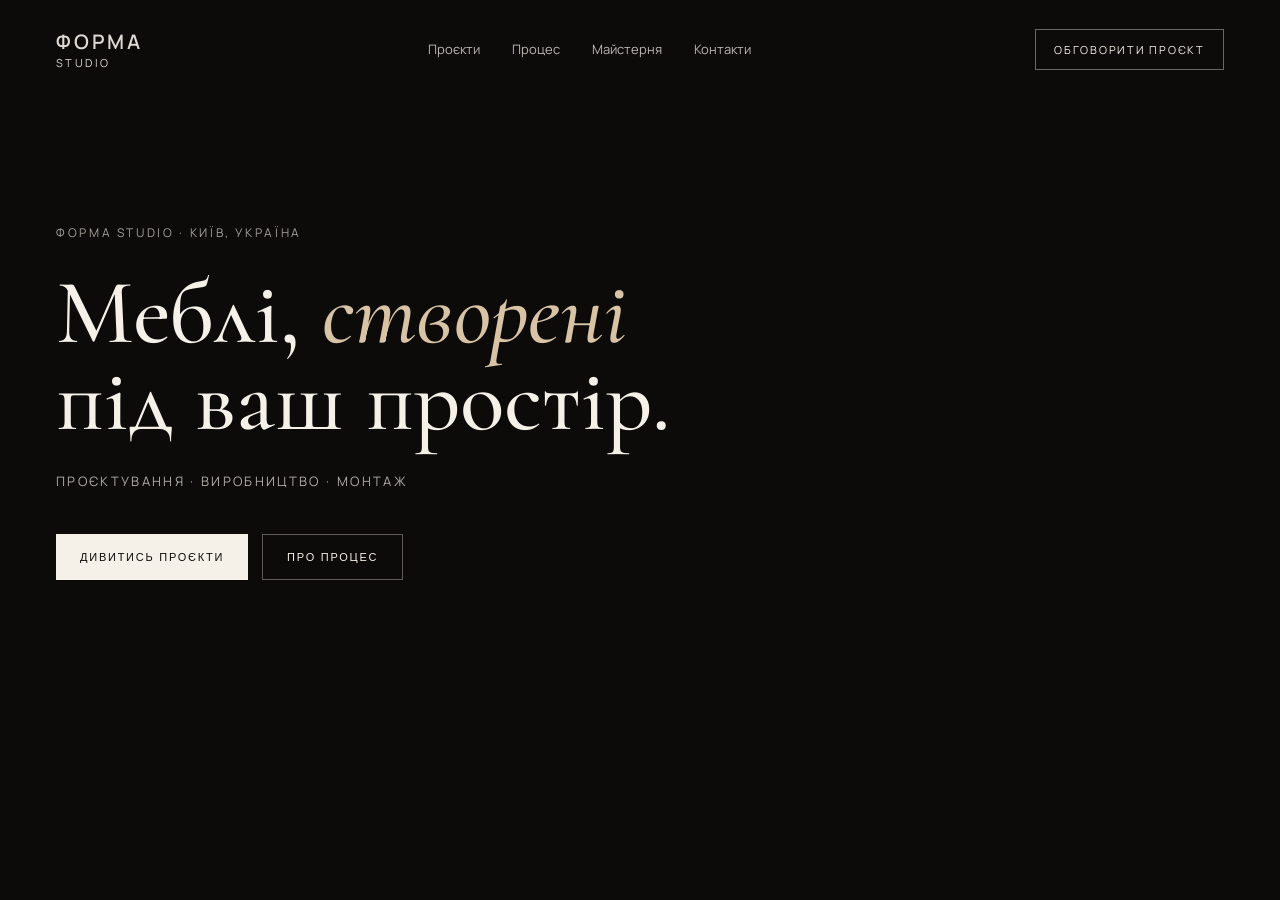
<file: tmp/portfolio-previews/luxmeb.html>
<!DOCTYPE html>
<html lang="uk">
<head>
<meta charset="utf-8"/>
<meta name="viewport" content="width=device-width, initial-scale=1"/>
<title>Форма Studio</title>
<link rel="preconnect" href="https://fonts.googleapis.com"/>
<link href="https://fonts.googleapis.com/css2?family=Cormorant+Garamond:ital,wght@0,500;0,600;1,500&family=Manrope:wght@400;500;600&display=swap" rel="stylesheet"/>
<style>
*{box-sizing:border-box;margin:0;padding:0}
body{font-family:Manrope,sans-serif;background:#0c0b0a;color:#f5f0e8}
.hero{min-height:100vh;position:relative;overflow:hidden;
background:linear-gradient(105deg,rgba(12,11,10,.78) 0%,rgba(12,11,10,.25) 55%,rgba(12,11,10,.55) 100%),
url("https://images.unsplash.com/photo-1782392440011-b0bb69d31a26?w=1800&h=1100&fit=crop&auto=format") center/cover no-repeat}
header{display:flex;justify-content:space-between;align-items:center;padding:28px 56px;position:relative;z-index:2}
.logo{letter-spacing:.22em;font-size:11px;text-transform:uppercase;opacity:.9}
.logo b{display:block;font-size:20px;letter-spacing:.14em;font-weight:600}
nav{display:flex;gap:32px;font-size:13px;opacity:.75}
.cta{border:1px solid rgba(245,240,232,.4);padding:12px 18px;font-size:11px;letter-spacing:.16em;text-transform:uppercase}
.content{position:relative;z-index:2;padding:14vh 56px 80px;max-width:860px}
.eyebrow{font-size:12px;letter-spacing:.22em;text-transform:uppercase;opacity:.65;margin-bottom:28px}
h1{font-family:"Cormorant Garamond",serif;font-size:clamp(52px,7.2vw,92px);line-height:.95;font-weight:500}
h1 em{font-style:italic;color:#d8c3a5}
.sub{margin-top:28px;font-size:13px;letter-spacing:.18em;text-transform:uppercase;opacity:.7}
.actions{display:flex;gap:14px;margin-top:44px}
.btn{padding:16px 24px;font-size:11px;letter-spacing:.16em;text-transform:uppercase;background:#f5f0e8;color:#0c0b0a;border:none}
.btn.ghost{background:transparent;color:#f5f0e8;border:1px solid rgba(245,240,232,.35)}
</style>
</head>
<body>
<section class="hero">
<header>
<div class="logo"><b>Форма</b>STUDIO</div>
<nav><span>Проєкти</span><span>Процес</span><span>Майстерня</span><span>Контакти</span></nav>
<div class="cta">Обговорити проєкт</div>
</header>
<div class="content">
<p class="eyebrow">Форма Studio · Київ, Україна</p>
<h1>Меблі, <em>створені</em><br/>під ваш простір.</h1>
<p class="sub">Проєктування · Виробництво · Монтаж</p>
<div class="actions"><button class="btn">Дивитись проєкти</button><button class="btn ghost">Про процес</button></div>
</div>
</section>
</body>
</html>
</file>
